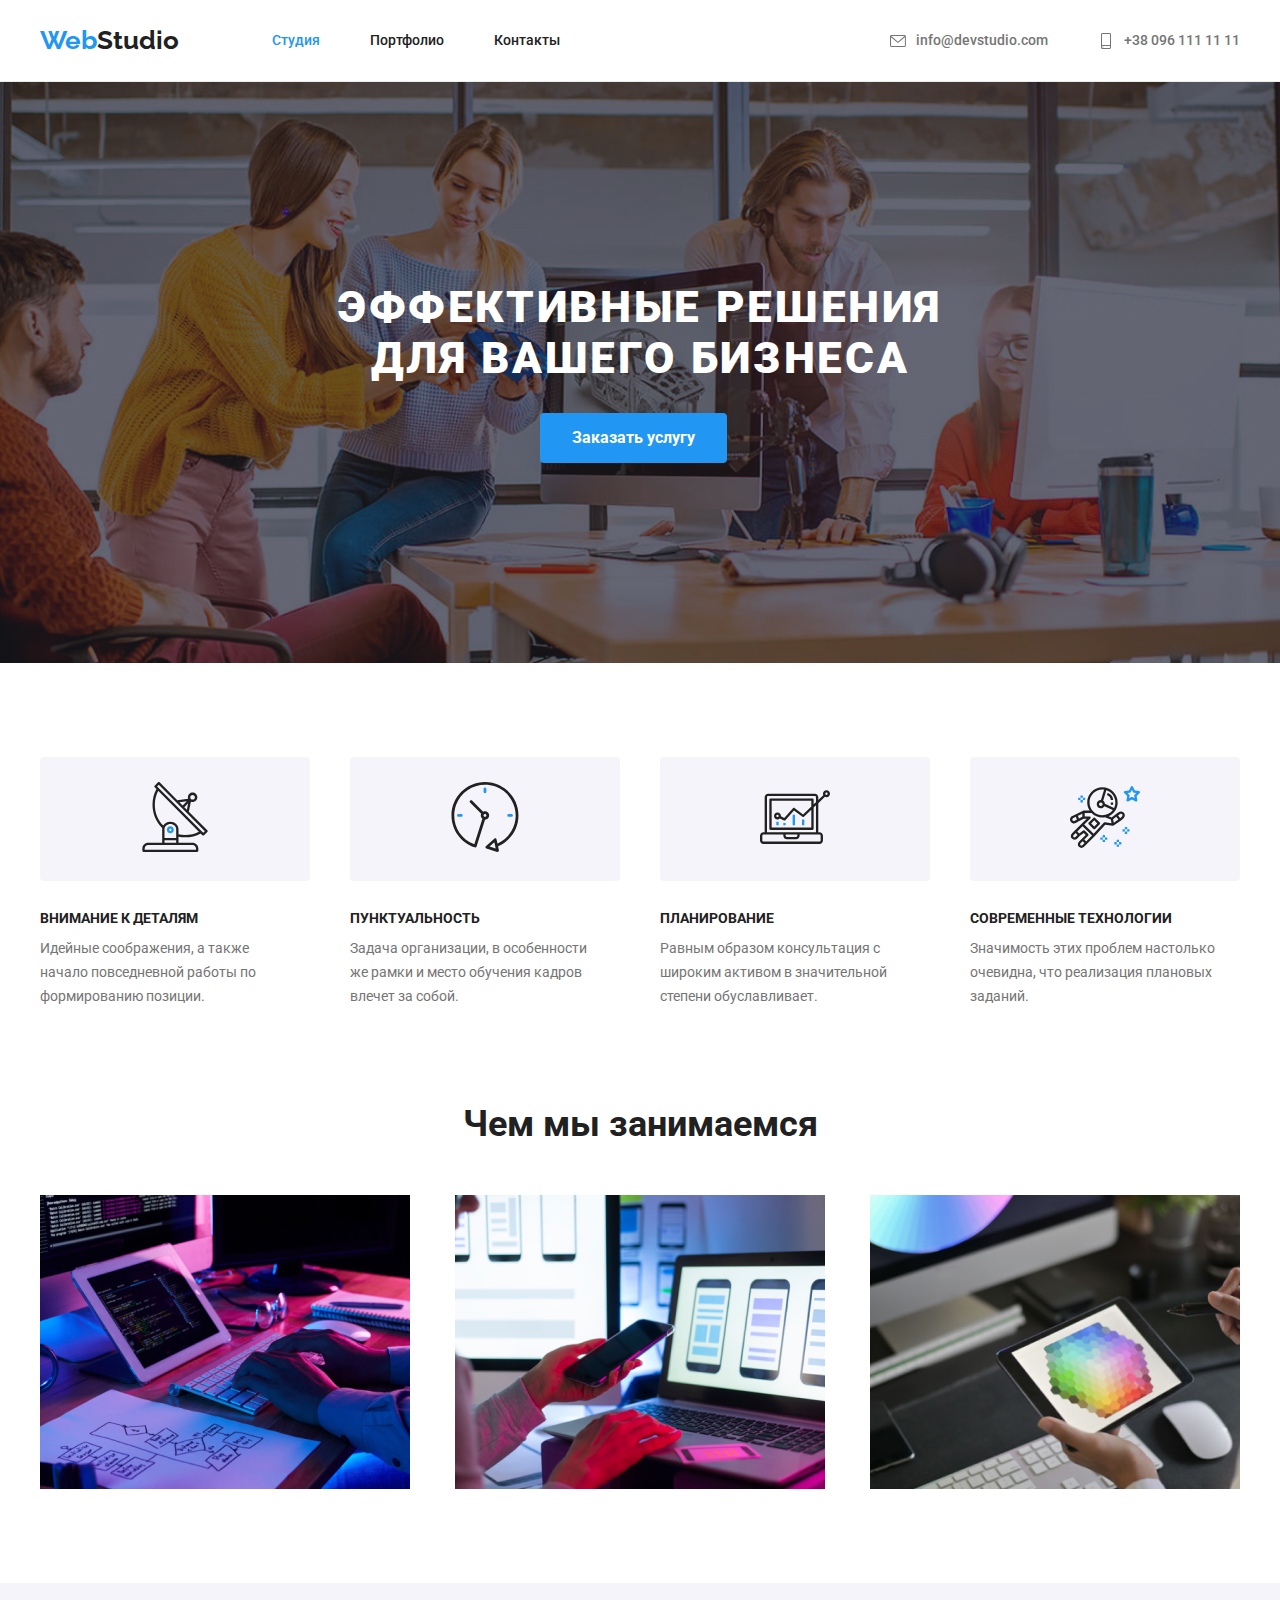
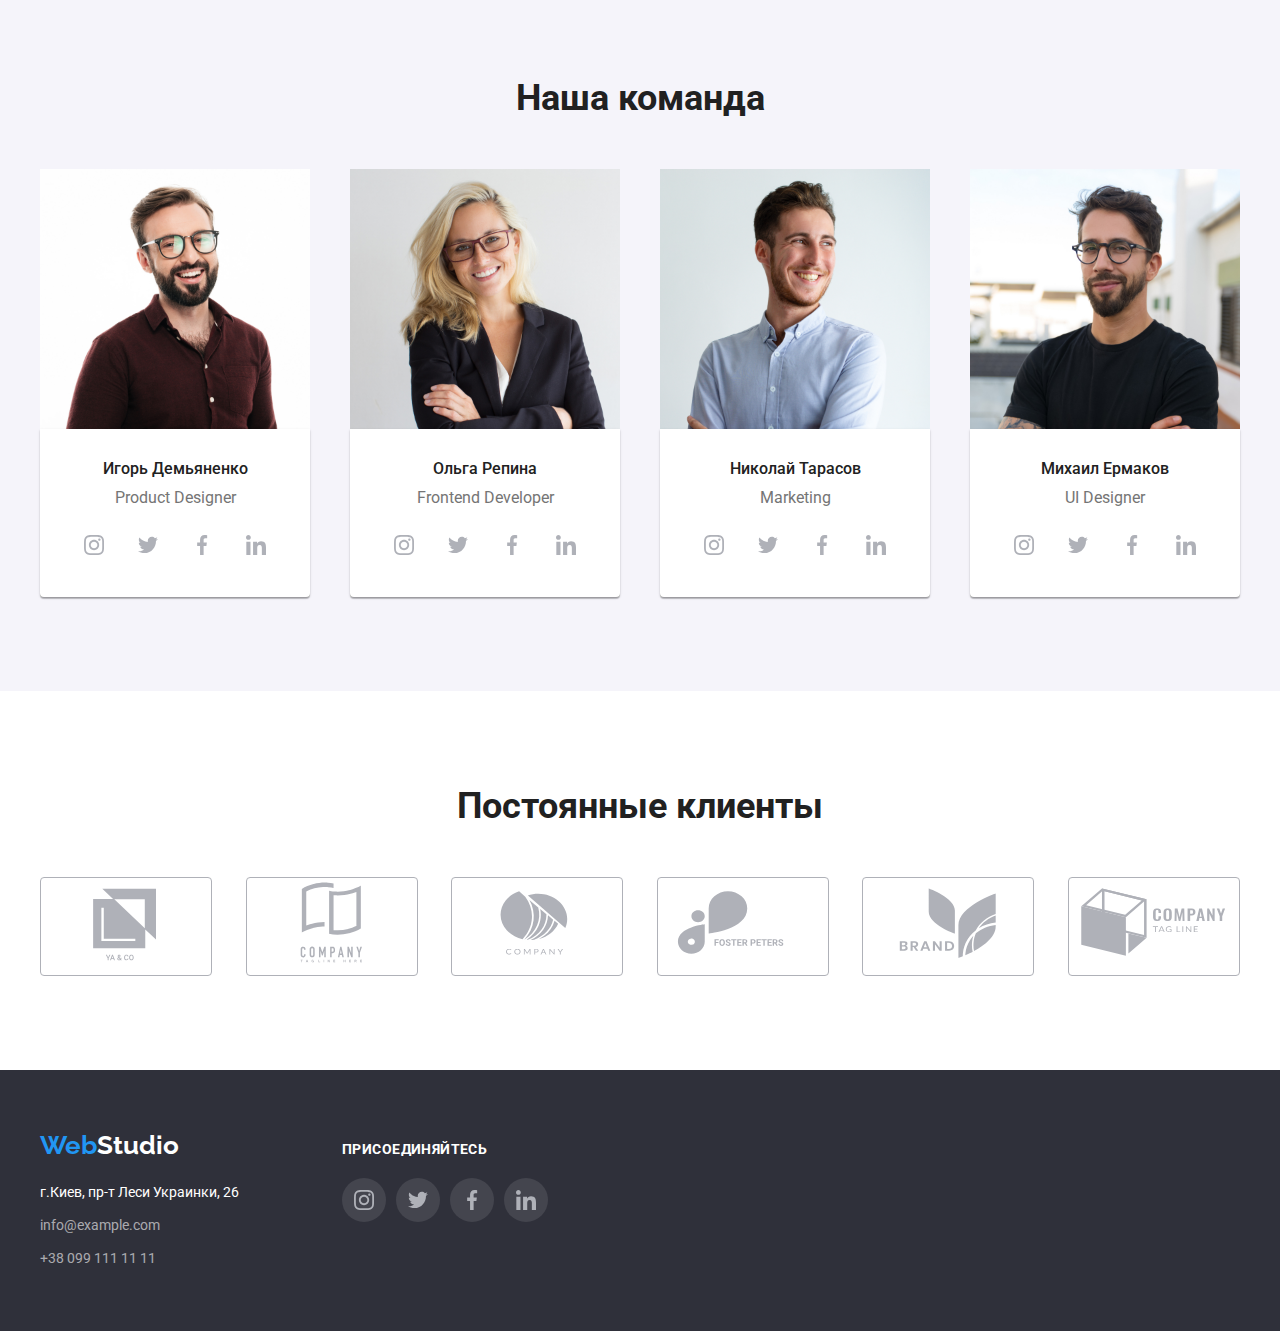
<file: index.html>
<!DOCTYPE html>
<html lang="ru">

<head>
    <meta charset="UTF-8">
    <meta http-equiv="X-UA-Compatible" content="IE=edge">
    <meta name="viewport" content="width=device-width, initial-scale=1.0">
    <title>Студия</title>
    <link rel="preconnect" href="https://fonts.googleapis.com">
    <link rel="preconnect" href="https://fonts.gstatic.com" crossorigin>
    <link
        href="https://fonts.googleapis.com/css2?family=Raleway:wght@700&family=Roboto:wght@400;500;700;900&display=swap"
        rel="stylesheet">
    <link rel="stylesheet"
        href="https://cdnjs.cloudflare.com/ajax/libs/modern-normalize/1.1.0/modern-normalize.min.css">
    <link rel="stylesheet" href="./css/styles.css">

</head>

<body>

    <!-- Верхняя линия -->
    <header class="header gray-border">
        <div class="container header-nav-space">
            <nav class="flex">
                <a class="logo" href="./index.html"><span class="span-l">Web</span>Studio</a>
                <ul class="flex">
                    <li><a class="studio studio-activ  " href="./index.html">Студия</a></li>
                    <li class="item">
                        <a class="studio" href="./portfolio.html">Портфолио</a>
                    </li>
                    <li class="item">
                        <a class="studio" href="#">Контакты</a>
                    </li>
                </ul>
            </nav>
            <ul class="flex">
                <li>
                    <a class="nav-header-contacts" href="mailto:info@devstudio.com">
                        <svg class="contacts-icon">
                            <use href="./images/spryte.svg#icon-envelope"></use>
                        </svg>info@devstudio.com</a>
                </li>
                <li class="item">
                    <a class="nav-header-contacts" href="tel:+380961111111">
                        <svg class="contacts-icon">
                            <use href="./images/spryte.svg#icon-smartphone"></use>
                        </svg> +38 096 111 11 11</a>

                </li>
            </ul>
        </div>
    </header>
    <main>
        <!-- Шапка -->
        <section class="hero">
            <div class="hero-orientation">
                <h1 class="ferst-header">Эффективные решения для вашего бизнеса</h1>
                <button class="hero-button" type="button">Заказать услугу</button>
            </div>
        </section>
        <!-- Особенности -->
        <section class="our-peculiarities">
            <div class="container">
                <h2 class="visually-hidden">Особенности компании</h2>
                <ul class="flex space-peculiar">
                    <li>
                        <div class="our-peculiarities-itemdecor">
                            <svg class="our-peculiarities-icon">
                                <use href="./images/spryte.svg#icon-antenna"></use>
                            </svg>

                        </div>
                        <h3 class="peculiar-header">Внимание к деталям</h3>
                        <p class="peculiar-discribtion">Идейные соображения, а также <br> начало повседневной работы по
                            формированию позиции.</p>
                    </li>
                    <li>
                        <div class="our-peculiarities-itemdecor">
                            <svg class="our-peculiarities-icon">
                                <use href="./images/spryte.svg#icon-clock"></use>
                            </svg>
                        </div>
                        <h3 class="peculiar-header">Пунктуальность</h3>
                        <p class="peculiar-discribtion">Задача организации, в особенности <br> же рамки и место обучения
                            кадров влечет за собой.</p>
                    </li>
                    <li>
                        <div class="our-peculiarities-itemdecor">
                            <svg class="our-peculiarities-icon">
                                <use href="./images/spryte.svg#icon-diagram"></use>
                            </svg>
                        </div>
                        <h3 class="peculiar-header">Планирование</h3>
                        <p class="peculiar-discribtion">Равным образом консультация с широким активом в значительной
                            степени
                            обуславливает.</p>
                    </li>
                    <li>
                        <div class="our-peculiarities-itemdecor">
                            <svg class="our-peculiarities-icon">
                                <use href="./images/spryte.svg#icon-astronaut"></use>
                            </svg>
                        </div>
                        <h3 class="peculiar-header">Современные технологии</h3>
                        <p class="peculiar-discribtion">Значимость этих проблем настолько очевидна, что реализация
                            плановых
                            заданий.</p>
                    </li>
                </ul>
            </div>
        </section>
        <!-- Чем мы занимаемся -->
        <section class="about-us-section">
            <div class="container">
                <h2 class="title">Чем мы занимаемся</h2>
                <div class="what-content">
                    <ul class="flex space">
                        <li>
                            <img src="images/about-us/box-1.jpg" alt="Здесь изображен процесс написания кода"
                                width="370">
                        </li>
                        <li>
                            <img src="images/about-us/box-2.jpg"
                                alt="Здесь изображен процесс адаптации под различные мобильные устройства" width="370">
                        </li>
                        <li>
                            <img src="images/about-us/box-3.jpg"
                                alt="Здесь изображен процесс создания дизайна-выбор цвета из палитры" width="370">
                        </li>
                    </ul>
                </div>
            </div>
        </section>
        <!-- Наша команда -->
        <section class="our-comand">
            <div class="container">
                <h2 class="title">Наша команда</h2>
                <ul class="comand-space">

                    <li class="card-item">
                        <img src="images/cards/card-1.jpg" alt="Фото Игоря Демьяненко" width="270">
                        <div class="card-container">
                            <h3 class="card-item-name">Игорь Демьяненко</h3>
                            <p class="card-item-text">Product Designer</p>
                            <ul class="card-item-social-list">
                                <li class="card-item-social-item">
                                    <a class="card-item-social-link" href="#">
                                        <svg class="card-item-social-icon">
                                            <use href="./images/spryte.svg#icon-instagram"></use>
                                        </svg>
                                    </a>
                                </li>
                                <li class="card-item-social-item">
                                    <a class="card-item-social-link" href="#">
                                        <svg class="card-item-social-icon">
                                            <use href="./images/spryte.svg#icon-twitter"></use>
                                        </svg>
                                    </a>
                                </li>
                                <li class="card-item-social-item">
                                    <a class="card-item-social-link" href="#">
                                        <svg class="card-item-social-icon">
                                            <use href="./images/spryte.svg#icon-facebook"></use>
                                        </svg>
                                    </a>
                                </li>
                                <li class="card-item-social-item">
                                    <a class="card-item-social-link" href="#">
                                        <svg class="card-item-social-icon">
                                            <use href="./images/spryte.svg#icon-linkedin"></use>
                                        </svg>
                                    </a>
                                </li>
                            </ul>
                        </div>
                    </li>
                    <li class="card-item">
                        <img src="images/cards/card-2.jpg" alt="Фото Олечки Репиной" width="270">
                        <div class="card-container">
                            <h3 class="card-item-name">Ольга Репина</h3>
                            <p class="card-item-text">Frontend Developer</p>
                            <ul class="card-item-social-list">
                                <li class="card-item-social-item">
                                    <a class="card-item-social-link" href="#">
                                        <svg class="card-item-social-icon">
                                            <use href="./images/spryte.svg#icon-instagram"></use>
                                        </svg>
                                    </a>
                                </li>
                                <li class="card-item-social-item">
                                    <a class="card-item-social-link" href="#">
                                        <svg class="card-item-social-icon">
                                            <use href="./images/spryte.svg#icon-twitter"></use>
                                        </svg>
                                    </a>
                                </li>
                                <li class="card-item-social-item">
                                    <a class="card-item-social-link" href="#">
                                        <svg class="card-item-social-icon">
                                            <use href="./images/spryte.svg#icon-facebook"></use>
                                        </svg>
                                    </a>
                                </li>
                                <li class="card-item-social-item">
                                    <a class="card-item-social-link" href="#">
                                        <svg class="card-item-social-icon">
                                            <use href="./images/spryte.svg#icon-linkedin"></use>
                                        </svg>
                                    </a>
                                </li>
                            </ul>
                        </div>
                    </li>
                    <li class="card-item">
                        <img src="images/cards/card-3.jpg" alt="Фото Николая Тарасова" width="270">
                        <div class="card-container">
                            <h3 class="card-item-name">Николай Тарасов</h3>
                            <p class="card-item-text">Marketing</p>
                            <ul class="card-item-social-list">
                                <li class="card-item-social-item">
                                    <a class="card-item-social-link" href="#">
                                        <svg class="card-item-social-icon">
                                            <use href="./images/spryte.svg#icon-instagram"></use>
                                        </svg>
                                    </a>
                                </li>
                                <li class="card-item-social-item">
                                    <a class="card-item-social-link" href="#">
                                        <svg class="card-item-social-icon">
                                            <use href="./images/spryte.svg#icon-twitter"></use>
                                        </svg>
                                    </a>
                                </li>
                                <li class="card-item-social-item">
                                    <a class="card-item-social-link" href="#">
                                        <svg class="card-item-social-icon">
                                            <use href="./images/spryte.svg#icon-facebook"></use>
                                        </svg>
                                    </a>
                                </li>
                                <li class="card-item-social-item">
                                    <a class="card-item-social-link" href="#">
                                        <svg class="card-item-social-icon">
                                            <use href="./images/spryte.svg#icon-linkedin"></use>
                                        </svg>
                                    </a>
                                </li>
                            </ul>
                        </div>
                    </li>
                    <li class="card-item">
                        <img src="images/cards/card-4.jpg" alt="Фото Михаила Ермакова" width="270">
                        <div class="card-container">
                            <h3 class="card-item-name">Михаил Ермаков</h3>
                            <p class="card-item-text">UI Designer</p>
                            <ul class="card-item-social-list">
                                <li class="card-item-social-item">
                                    <a class="card-item-social-link" href="#">
                                        <svg class="card-item-social-icon">
                                            <use href="./images/spryte.svg#icon-instagram"></use>
                                        </svg>
                                    </a>
                                </li>
                                <li class="card-item-social-item">
                                    <a class="card-item-social-link" href="#">
                                        <svg class="card-item-social-icon">
                                            <use href="./images/spryte.svg#icon-twitter"></use>
                                        </svg>
                                    </a>
                                </li>
                                <li class="card-item-social-item">
                                    <a class="card-item-social-link" href="#">
                                        <svg class="card-item-social-icon">
                                            <use href="./images/spryte.svg#icon-facebook"></use>
                                        </svg>
                                    </a>
                                </li>
                                <li class="card-item-social-item">
                                    <a class="card-item-social-link" href="#">
                                        <svg class="card-item-social-icon">
                                            <use href="./images/spryte.svg#icon-linkedin"></use>
                                        </svg>
                                    </a>
                                </li>
                            </ul>
                        </div>
                    </li>
                </ul>
            </div>
        </section>
        <!-- Наши клиенты -->
        <section class="our-clients">
            <div class="container">
                <h2 class="title">Постоянные клиенты</h2>
                <ul class="our-clients-list">

                    <li class="our-clients-item">
                        <svg class="our-clients-icon">
                            <use href="./images/spryte.svg#icon-client-1"></use>
                        </svg>
                    </li>
                    <li class="our-clients-item">
                        <svg class="our-clients-icon">
                            <use href="./images/spryte.svg#icon-client-2"></use>
                        </svg>
                    </li>
                    <li class="our-clients-item">
                        <svg class="our-clients-icon">
                            <use href="./images/spryte.svg#icon-client-3"></use>
                        </svg>
                    </li>
                    <li class="our-clients-item">
                        <svg class="our-clients-icon">
                            <use href="./images/spryte.svg#icon-client-4"></use>
                        </svg>
                    </li>
                    <li class="our-clients-item">
                        <svg class="our-clients-icon">
                            <use href="./images/spryte.svg#icon-client-5"></use>
                        </svg>
                    </li>
                    <li class="our-clients-item">
                        <svg class="our-clients-icon">
                            <use href="./images/spryte.svg#icon-client-6"></use>
                        </svg>
                    </li>
                </ul>
            </div>
        </section>

    </main>
    <!-- Подвал -->
    <footer class="footer">
        <div class="container">
            <div class="ferst-box">
                <a class="logo" href="./index.html"><span class="span-l">Web</span><span
                        class="span-f">Studio</span></a>
                <address class="footer-adress">
                    <a class="street street-color"
                        href="https://www.google.com.ua/maps/place/%D0%B1%D1%83%D0%BB.+%D0%9B%D0%B5%D1%81%D0%B8+%D0%A3%D0%BA%D1%80%D0%B0%D0%B8%D0%BD%D0%BA%D0%B8,+26,+%D0%9A%D0%B8%D0%B5%D0%B2,+02000/@50.4265841,30.5361971,17z/data=!3m1!4b1!4m5!3m4!1s0x40d4cf0e033ecbe9:0x57a4dffefec77da0!8m2!3d50.4265807!4d30.5383858?hl=ru">г.Киев,
                        пр-т Леси Украинки, 26</a>
                    <a class="footer-mail" href="mailto:info@devstudio.com">info@example.com</a>
                    <a class="footer-fone" href="tel:+380961111111">+38 099 111 11 11</a>
                </address>
            </div>

            <div class="second-box">
                <p class="footer-second-header">Присоединяйтесь</p>
                <ul class="card-item-social-list">
                    <li class="card-item-social-item">
                        <a class="card-item-social-link" href="#">
                            <svg class="card-item-social-icon">
                                <use href="./images/spryte.svg#icon-instagram"></use>
                            </svg>
                        </a>
                    </li>
                    <li class="card-item-social-item">
                        <a class="card-item-social-link" href="#">
                            <svg class="card-item-social-icon">
                                <use href="./images/spryte.svg#icon-twitter"></use>
                            </svg>
                        </a>
                    </li>
                    <li class="card-item-social-item">
                        <a class="card-item-social-link" href="#">
                            <svg class="card-item-social-icon">
                                <use href="./images/spryte.svg#icon-facebook"></use>
                            </svg>
                        </a>
                    </li>
                    <li class="card-item-social-item">
                        <a class="card-item-social-link" href="#">
                            <svg class="card-item-social-icon">
                                <use href="./images/spryte.svg#icon-linkedin"></use>
                            </svg>
                        </a>
                    </li>
                </ul>
            </div>
        </div>


    </footer>
</body>

</html>
</file>
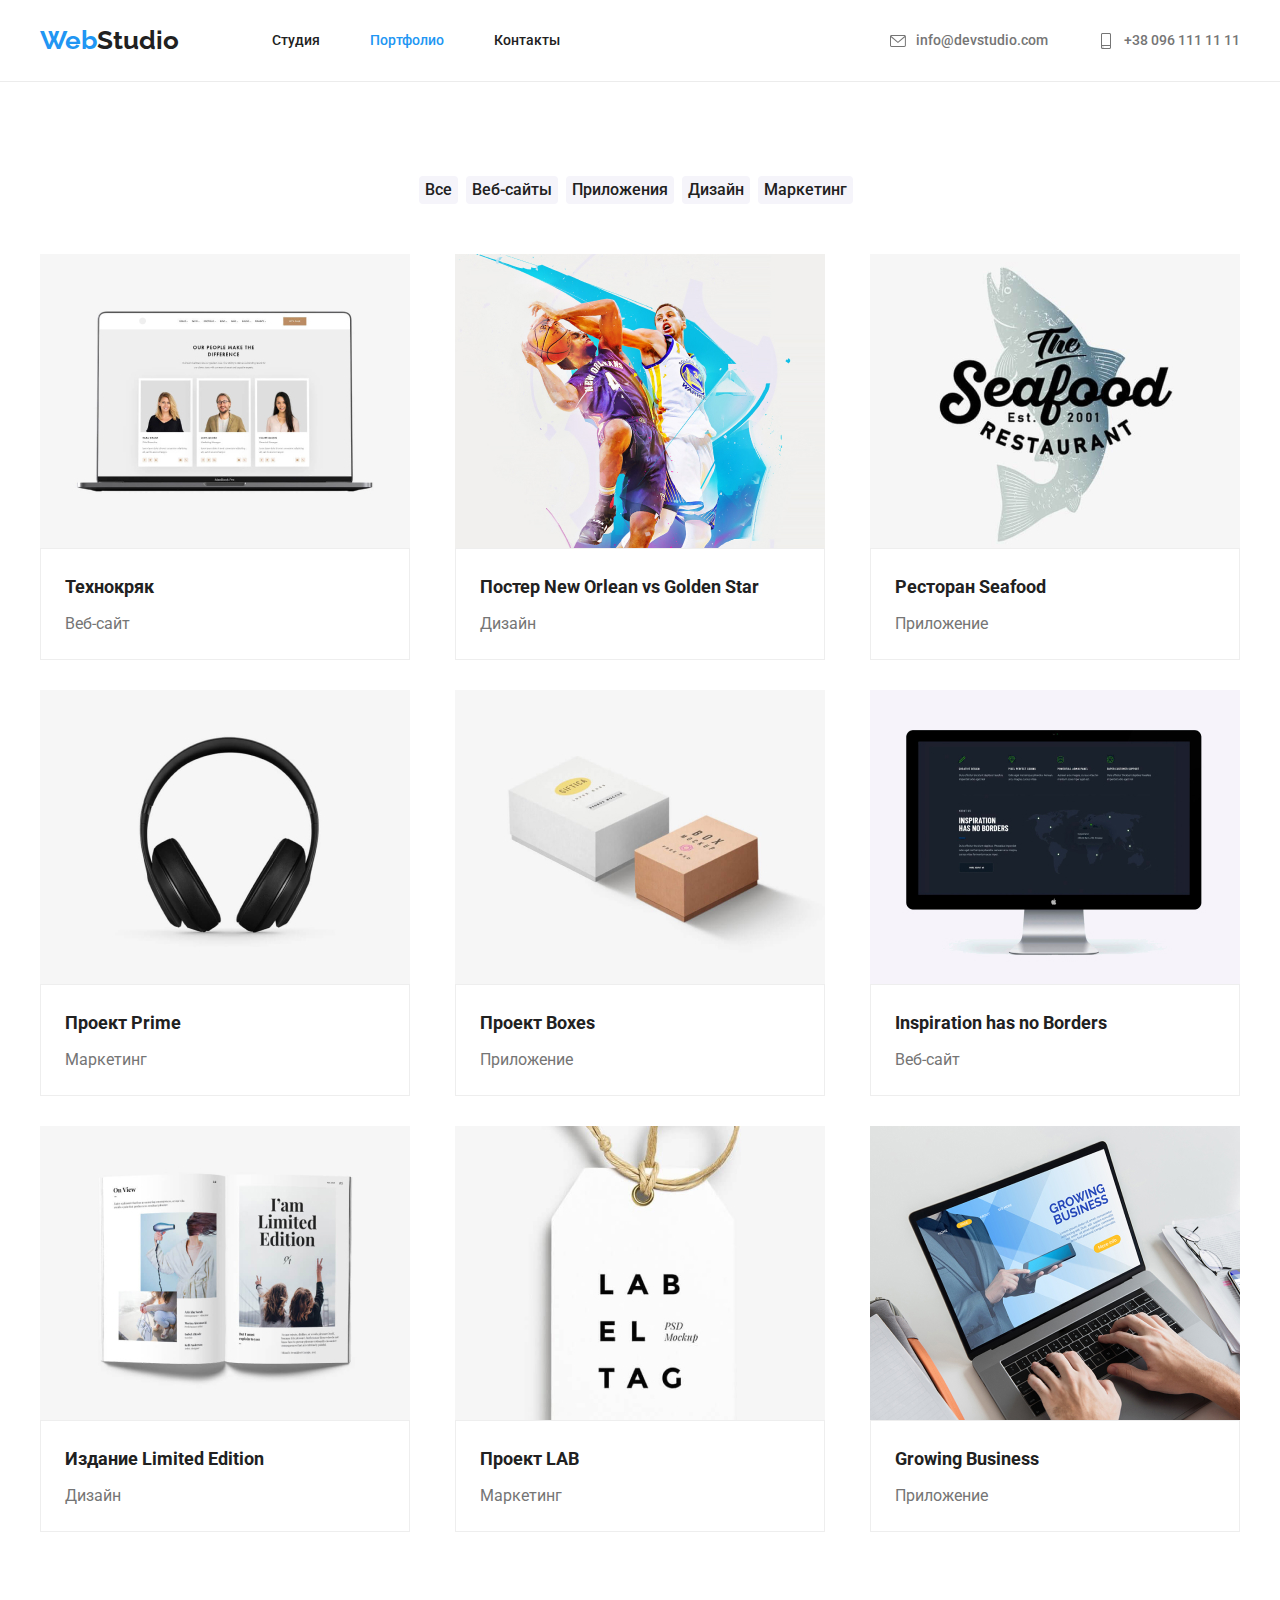
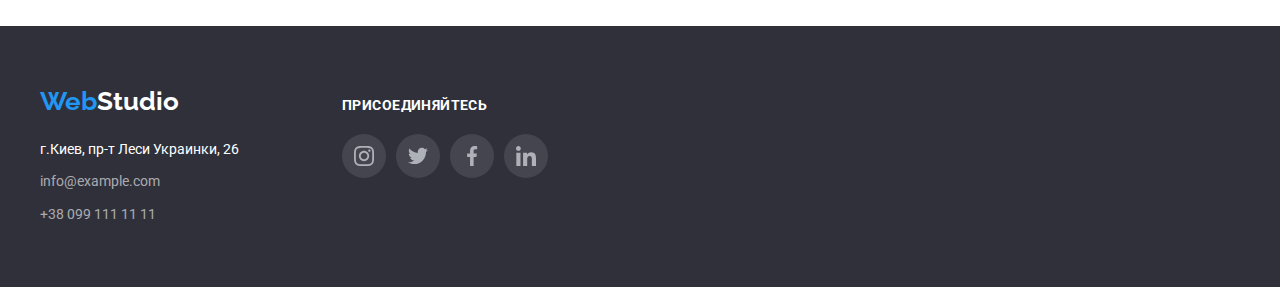
<file: portfolio.html>
<!DOCTYPE html>
<html lang="ru">

<head>
    <meta charset="UTF-8">
    <meta http-equiv="X-UA-Compatible" content="IE=edge">
    <meta name="viewport" content="width=device-width, initial-scale=1.0">
    <title>Портфолио</title>
    <link rel="preconnect" href="https://fonts.googleapis.com">
    <link rel="preconnect" href="https://fonts.gstatic.com" crossorigin>
    <link
        href="https://fonts.googleapis.com/css2?family=Raleway:wght@700&family=Roboto:wght@400;500;700;900&display=swap"
        rel="stylesheet">
    <link rel="stylesheet"
        href="https://cdnjs.cloudflare.com/ajax/libs/modern-normalize/1.1.0/modern-normalize.min.css">
    <link rel="stylesheet" href="./css/styles.css">

</head>

<body>
    <!-- Верхняя линия портфолио -->
    <header class="header gray-border">
        <div class="container header-nav-space">
            <nav class="flex">
                <a class="logo" href="./index.html"><span class="span-l">Web</span>Studio</a>
                <ul class="flex">
                    <li><a class="studio" href="./index.html">Студия</a></li>
                    <li class="item">
                        <a class="studio portfolio-activ" href="./portfolio.html">Портфолио</a>
                    </li>
                    <li class="item">
                        <a class="studio" href="#">Контакты</a>
                    </li>
                </ul>
            </nav>
            <ul class="flex auto-margin">
                <li>
                    <a class="nav-header-contacts" href="mailto:info@devstudio.com">
                        <svg class="contacts-icon">
                            <use href="./images/spryte.svg#icon-envelope"></use>
                        </svg>info@devstudio.com</a>
                </li>
                <li class="item">
                    <a class="nav-header-contacts" href="tel:+380961111111">
                        <svg class="contacts-icon">
                            <use href="./images/spryte.svg#icon-smartphone"></use>
                        </svg>+38 096 111 11 11</a>
                </li>
            </ul>
        </div>
    </header>
    <main>
        <!-- Радио кнопки -->
        <section class="portfolio-space">
            <div class="container">
                <h2 class="visually-hidden">Примеры наших работ</h2>
                <ul class="flex btn-space">
                    <li><button class="btn-all" type="button">Все</button></li>
                    <li><button class="btn-veb" type="button">Веб-сайты</button></li>
                    <li><button class="btn-applic" type="button">Приложения</button></li>
                    <li><button class="btn-desine" type="button">Дизайн</button></li>
                    <li><button class="btn-marcet" type="button">Маркетинг</button></li>
                </ul>
                <ul class="portfolio-content">
                    <li class="portfolio-item">

                        <img src="./images/portfolio/tehno.jpg"
                            alt="Здесь иображен ноутбук на экране которого видно вебсайт" width="370">
                        <div class="cart-exampl">
                            <h3 class="header-work-example">Технокряк</h3>
                            <p class="work-example-discr">Веб-сайт</p>
                        </div>
                    </li>
                    <li class="portfolio-item">

                        <img src="./images/portfolio/new-orlean.jpg" alt="Здесь изображены два баскетболиста"
                            width="370">
                        <div class="cart-exampl">
                            <h3 class="header-work-example">Постер New Orlean vs Golden Star</h3>
                            <p class="work-example-discr">Дизайн</p>
                        </div>
                    </li>
                    <li class="portfolio-item">

                        <img src="./images/portfolio/seafood.jpg" alt="Здесь изображен логотип ресторана" width="370">
                        <div class="cart-exampl">
                            <h3 class="header-work-example">Ресторан Seafood</h3>
                            <p class="work-example-discr">Приложение</p>
                        </div>
                    </li>
                    <li class="portfolio-item">

                        <img src="./images/portfolio/earfons.jpg" alt="Здесь иображены наушники" width="370">
                        <div class="cart-exampl">
                            <h3 class="header-work-example">Проект Prime</h3>
                            <p class="work-example-discr">Маркетинг</p>
                        </div>
                    </li>
                    <li class="portfolio-item">

                        <img src="./images/portfolio/boxes.jpg" alt="Здесь иображены две кортонные коробки" width="370">
                        <div class="cart-exampl">
                            <h3 class="header-work-example">Проект Boxes</h3>
                            <p class="work-example-discr">Приложение</p>
                        </div>
                    </li>
                    <li class="portfolio-item">

                        <img src="./images/portfolio/insiration.jpg"
                            alt="Здесь иображен монитор персонального компьютера" width="370">
                        <div class="cart-exampl">
                            <h3 class="header-work-example">Inspiration has no Borders</h3>
                            <p class="work-example-discr">Веб-сайт</p>
                        </div>
                    </li>
                    <li class="portfolio-item">

                        <img src="./images/portfolio/edition.jpg" alt="Здесь изображен журнал" width="370">
                        <div class="cart-exampl">
                            <h3 class="header-work-example">Издание Limited Edition</h3>
                            <p class="work-example-discr">Дизайн</p>
                        </div>
                    </li>
                    <li class="portfolio-item">

                        <img src="./images/portfolio/lab.jpg" alt="Здесь изображен кулон с логотипом лаб" width="370">
                        <div class="cart-exampl">
                            <h3 class="header-work-example">Проект LAB</h3>
                            <p class="work-example-discr">Маркетинг</p>
                        </div>
                    </li>
                    <li class="portfolio-item">

                        <img src="./images/portfolio/growing.jpg"
                            alt="Здесь иображен ноутбук на экране которого можно увидеть приложение гровинг бизнес"
                            width="370">
                        <div class="cart-exampl">
                            <h3 class="header-work-example">Growing Business</h3>
                            <p class="work-example-discr">Приложение</p>
                        </div>
                    </li>
                </ul>
            </div>
        </section>

    </main>
    <!-- Подвал -->
    <footer class="footer">
        <div class="container">
            <div class="ferst-box">
                <a class="logo" href="./index.html"><span class="span-l">Web</span><span
                        class="span-f">Studio</span></a>
                <address class="footer-adress">
                    <a class="street street-color"
                        href="https://www.google.com.ua/maps/place/%D0%B1%D1%83%D0%BB.+%D0%9B%D0%B5%D1%81%D0%B8+%D0%A3%D0%BA%D1%80%D0%B0%D0%B8%D0%BD%D0%BA%D0%B8,+26,+%D0%9A%D0%B8%D0%B5%D0%B2,+02000/@50.4265841,30.5361971,17z/data=!3m1!4b1!4m5!3m4!1s0x40d4cf0e033ecbe9:0x57a4dffefec77da0!8m2!3d50.4265807!4d30.5383858?hl=ru">г.Киев,
                        пр-т Леси Украинки, 26</a>
                    <a class="footer-mail" href="mailto:info@devstudio.com">info@example.com</a>
                    <a class="footer-fone" href="tel:+380961111111">+38 099 111 11 11</a>
                </address>
            </div>

            <div class="second-box">
                <p class="footer-second-header">Присоединяйтесь</p>
                <ul class="card-item-social-list">
                    <li class="card-item-social-item">
                        <a class="card-item-social-link" href="#">
                            <svg class="card-item-social-icon">
                                <use href="./images/spryte.svg#icon-instagram"></use>
                            </svg>
                        </a>
                    </li>
                    <li class="card-item-social-item">
                        <a class="card-item-social-link" href="#">
                            <svg class="card-item-social-icon">
                                <use href="./images/spryte.svg#icon-twitter"></use>
                            </svg>
                        </a>
                    </li>
                    <li class="card-item-social-item">
                        <a class="card-item-social-link" href="#">
                            <svg class="card-item-social-icon">
                                <use href="./images/spryte.svg#icon-facebook"></use>
                            </svg>
                        </a>
                    </li>
                    <li class="card-item-social-item">
                        <a class="card-item-social-link" href="#">
                            <svg class="card-item-social-icon">
                                <use href="./images/spryte.svg#icon-linkedin"></use>
                            </svg>
                        </a>
                    </li>
                </ul>
            </div>
        </div>
    </footer>
</body>

</html>
</file>
<file: css/styles.css>
/* font-family: 'Raleway', sans-serif;
font-family: 'Roboto', sans-serif; */
/* target="_blank"
после href */


:root {
    --main-back-color: rgba(255, 255, 255, 1);
    --main-hover-focus-font-color: rgba(33, 150, 243, 1);
    --button-hover-focus-back-color: rgba(33, 150, 243, 1);
    --button-hover-focus-font-color: rgba(255, 255, 255, 1);
    --another-back-color: rgba(245, 244, 250, 1);
    --button-font-color: rgba(33, 33, 33, 1);
    --button-back-color: rgba(245, 244, 250, 1);
    --footer-font-color: rgba(255, 255, 255, 0.6);
    --footer-hover-focus-color: rgba(33, 150, 243, 1);
    --main-section-padding: 94px;
}
body {
    background-color: var(--main-back-color);
    color: rgba(117, 117, 117, 1);
    font-family: 'Roboto', sans-serif;
    
}

h2,
h3 {
    color: rgba(33, 33, 33, 1);
    font-weight: 700;
    margin: 0;
}
p {
    margin: 0;
}
ul {
    list-style: none;
    margin: 0;
    padding: 0;
}
a {
    text-decoration: none;
    color: rgba(33, 33, 33, 1);
}
img {
    display: block;
    max-width: 100%;
    height: auto;
}
/* Верхняя линия */
.header {
    padding: 25px 15px 25px 15px;
}                                                                                                  

.container {
    max-width: 1200px;
    margin:0 auto;
    
}
.flex {
    display: flex;
    align-items: center;
}
.header-nav-space {
    display: flex;
    align-items: center;
    justify-content: space-between;
} 

.logo {
    display: inline-block;
    margin-right: 93px;

    font-family: 'Raleway', sans-serif;
    font-weight: 700;
    font-size: 26px;
    line-height: 1.2;

}
.span-l {
    color: var(--main-hover-focus-font-color);
}

.studio {
    color: rgba(33, 33, 33, 1);
    font-weight: 500;
    font-size: 14px;
    line-height: 1.14;
    transition: 0.35s;
}

.studio:hover,
.studio:focus,
.nav-header-contacts:hover,
.nav-header-contacts:focus {
    color: var(--main-hover-focus-font-color);
}
.studio-activ {
    color: var(--main-hover-focus-font-color)
}
.item {
    margin-left: 50px;
}

.auto-margin {
    margin-left: auto;
}

.nav-header-contacts {
    display: flex;
    align-items: center;
    font-weight: 500;
    font-size: 14px;
    line-height: 1.14;
    color: rgba(117, 117, 117, 1);
    transition: 0.4s;
}
.contacts-icon {
    margin-right: 10px;
    max-width: 16px;
    max-height: 16px;
    fill: #757575;
    /* outline: 1px solid red; */
    transition: 0.4s;
}
.nav-header-contacts:hover {
    color: var(--main-hover-focus-font-color);
}
.nav-header-contacts:hover .contacts-icon {
    fill: var(--main-hover-focus-font-color)
}

.gray-border {
    border-bottom: 1px solid #ECECEC;
}
/* Шапка */
.hero {
    background-color: #2F303A;
    padding-top: 200px;
    padding-bottom: 200px;
    background:  linear-gradient(rgba(47, 48, 58, 0.4), rgba(47, 48, 58, 0.4)), url('../images/background/hero.jpg')  center/cover no-repeat;

}
.hero-orientation {
    margin: 0 auto;
    width: 695px;
} 
.ferst-header {
    font-weight: 900;
    font-size: 44px;
    line-height: 1,36;


    text-align: center;
    letter-spacing: 0.06em;
    text-transform: uppercase;
    color: #FFFFFF;
    margin-top: 0px;
}
.hero-button {
    display: inline-block;
    padding: 10px 32px;
    background-color: var(--button-hover-focus-back-color);
    border-radius: 4px;
    border: none;

    font-family: 'Roboto', sans-serif;
    font-weight: 700;
    font-size: 16px;
    line-height: 1.88;
    text-align: center;
    color: var(--button-hover-focus-font-color);
    margin-left: 247px;
}
.hero-button:hover,
.hero-button:focus {
    cursor: pointer;
}
/* Особенности */
/* .desapear {
    color: var(--main-back-color);
    line-height: 0;
    margin: 0;
    padding: 0;
} */
.our-peculiarities {
    padding-top: var(--main-section-padding);
}
.visually-hidden {
    clip: rect(0 0 0 0);
    clip-path: inset(50%);
    height: 1px;
    overflow: hidden;
    position: absolute;
    white-space: nowrap;
    width: 1px;
}
.space-peculiar {
    justify-content: space-between;
}
.our-peculiarities-itemdecor {
    background-color: #F5F4FA;
    margin-bottom: 30px;
    border-radius: 4px;
}
.our-peculiarities-icon {
    max-width: 70px;
    max-height: 70px;
    /* outline: 1px solid red; */
    /* background-color: #F5F4FA; */
    margin: 25px 100px;

}
.peculiar-header {
    font-size: 14px;
    line-height: 1.14;
    text-transform: uppercase;
    padding-bottom: 10px;
}
.peculiar-discribtion {
    font-size: 14px;
    line-height: 1.71;
    width: 270px;
    text-align: left;
    margin-bottom: 0;
}
/* Чем мы занимаемся */
.about-us-section {
    padding-top: var(--main-section-padding);
}
.title {
    font-size: 36px;
    line-height: 1.17;
    padding-bottom: 50px;
    text-align: center;
}

.what-content {
    margin-bottom: 94px;
}
.space {
    justify-content: space-between;
}
/* Наша команда */
.our-comand {
    background-color: var(--another-back-color);
    padding-top: var(--main-section-padding);
    padding-bottom: var(--main-section-padding);
    
}
.our-header {
    font-size: 36px;
    line-height: 1.17;
    text-align: center;
    padding-bottom: 50px;
}
.comand-space {
    display: flex;
    justify-content: space-between;
}
/* .card-item {
    max-width: calc((100%) / 4);
    margin-right: 30px;
}
.our-comand-item:last-child { 
    margin-right: 0px;
} */

.card-item {
    display: flex;
    flex-direction: column;
    /* height: 368px; */
    width: 270px;
    background-color: var(--main-back-color);
}
.card-container {
    background-color: var(--main-back-color);
    padding: 30px 32px;
    box-shadow: 0px 1px 3px rgba(0, 0, 0, 0.12), 0px 1px 1px rgba(0, 0, 0, 0.14), 0px 2px 1px rgba(0, 0, 0, 0.2);
    border-radius: 0px 0px 4px 4px;
    /* outline: 1px solid red; */
    
}

.card-item-name {
    color: var(--button-font-color) ; 
    font-weight: 500;
    font-size: 16px;
    line-height: 1.19;
    text-align: center;
    /* background-color: var(--main-back-color); */
    margin-top: 0;   
    margin-bottom: 10px;
    
}
.card-item-text {
    font-size: 16px;
    line-height: 1.19;
    text-align: center;
    margin-bottom: 16px;
    /* background-color: var(--main-back-color); */
       
}
.card-item-social-list {
    display: flex;
}
.card-item-social-item {
    margin-right: 10px;
}
.card-item-social-item:last-child {
    margin-right: 0;
}
.card-item-social-link {
    width: 44px;
    height: 44px;
    border-radius: 50%;
    display: flex;
    align-items: center;
    justify-content: center;
    transition: 0.4s;
}
.card-item-social-icon {
    max-width: 20px;
    max-height: 20px;
    fill: #AFB1B8;
    /* outline: 1px solid red; */
    transition: 0.4s;
}
.card-item-social-link:hover {
    background-color: var(--main-hover-focus-font-color);
}
.card-item-social-link:hover .card-item-social-icon {
    fill: #fff;
}
/* Наши клиенты */
.our-clients {

    /* padding-top: var(--main-section-padding);
    padding-bottom: var(--main-section-padding); */
    padding: var(--main-section-padding) 0px;
}
.our-clients-list {
    display: flex;
    justify-content: space-between;
}
.our-clients-item {
    border: 1px solid #AFB1B8;
    border-radius: 4px;

}
.our-clients-icon {
    width: 170px;
    height: 92px;
    fill: #AFB1B8;
    /* outline: 1px solid red; */
    transition: 0.9s; 
}
.our-clients-icon:hover {
    fill: var(--main-hover-focus-font-color);
}

/* Подвал */
.footer {
    max-width: 100vw;
    background-color: rgba(47, 48, 58, 1);
    padding-top: 60px;
    padding-bottom: 60px;
}
.footer .container {
    display: flex;
}
.ferst-box {
    /* max-width: 230px; */
    margin-right: 70px;
}
.span-f {
    color: var(--button-hover-focus-font-color);
}
.footer-adress {
    margin-top: 20px;
    display: flex;
    flex-direction: column;
}
.street,
.footer-mail,
.footer-fone {
    color: var(--footer-font-color);
    font-size: 14px;
    line-height: 1.71;
    font-style: normal;
}
.footer-mail {
    padding-top: 9px;
    padding-bottom: 9px;
}
.street-color {
    color: var(--main-back-color);
}
.street:hover,
.street:focus,
.footer-mail:hover,
.footer-mail:focus,
.footer-fone:hover,
.footer-fone:focus {
    color: var(--footer-hover-focus-color);
    cursor: pointer;
}
.second-box {
    padding-top: 12px;
}
.footer-second-header {
    text-transform: uppercase;
    font-weight: 700;
    font-size: 14px;
    line-height: 1.14;
    letter-spacing: 0.03em;
    color: #FFFFFF;
    margin-bottom: 20px;
}
.second-box .card-item-social-link {
    background-color: rgba(255, 255, 255,0.1);
}
.second-box .card-item-social-link:hover {
    background-color: var(--footer-hover-focus-color);
}


/* Верхняя линия портфолио */
.portfolio-activ {
    color: var(--main-hover-focus-font-color);
}
/* Радиокнопки */
.portfolio-space {
    padding: 94px 15px 94px 15px;
}
.btn-space {
    justify-content: center;
    /* margin-top: 94px; */
    margin-bottom: 50px;

}
.btn-all,
.btn-veb,
.btn-applic,
.btn-desine,
.btn-marcet {
    font-family: 'Roboto', sans-serif;
    font-weight: 500;
    font-size: 16px;
    line-height: 1.62;
    text-align: center;
    color: var(--button-font-color);
    background-color: var(--button-back-color);
    border-color: #F5F4FA;
    border-radius: 4px;
    margin-right: 8px;
    border: none;
    /* color: rgba(red, green, blue, alpha); */
}
.btn-all:hover,
.btn-all:focus,
.btn-veb:hover,
.btn-veb:focus,
.btn-applic:hover,
.btn-applic:focus,
.btn-desine:hover,
.btn-desine:focus,
.btn-marcet:hover, 
.btn-marcet:focus {
    background-color: var(--button-hover-focus-back-color);
    color: var(--button-hover-focus-font-color);
    cursor: pointer;
    box-shadow: 0px 3px 1px rgb(229, 229, 229, 0.8);
} 
.portfolio-content {
    display: flex;
    flex-wrap: wrap;
    justify-content: space-between;
    /* align-items: center; */
}
.portfolio-item {
    margin-bottom: 30px;
    /* max-width: calc((100%-60px) / 3);
    margin-right: 30px; */
}

.portfolio-item:hover {
    box-shadow: 1px 6px 6px rgb(229, 229, 229, 0.9);
}

/*
 .portfolio-item:nth-child(3n + 3) {
    margin-right: 0px;
} */
.portfolio-item:nth-last-child(-n + 3) {
    margin-bottom: 0px;
  }
.cart-exampl {
    border: 1px solid #EEEEEE; 
    padding: 20px 24px;

}
/* .cart-exampl:nth-child(3n) {
    margin-right: 0px;
} */

.header-work-example {
    font-size: 18px;
    line-height: 2;
}
.work-example-discr {
    font-size: 16px;
    line-height: 1.88;
    margin-top: 4px;
}
</file>
